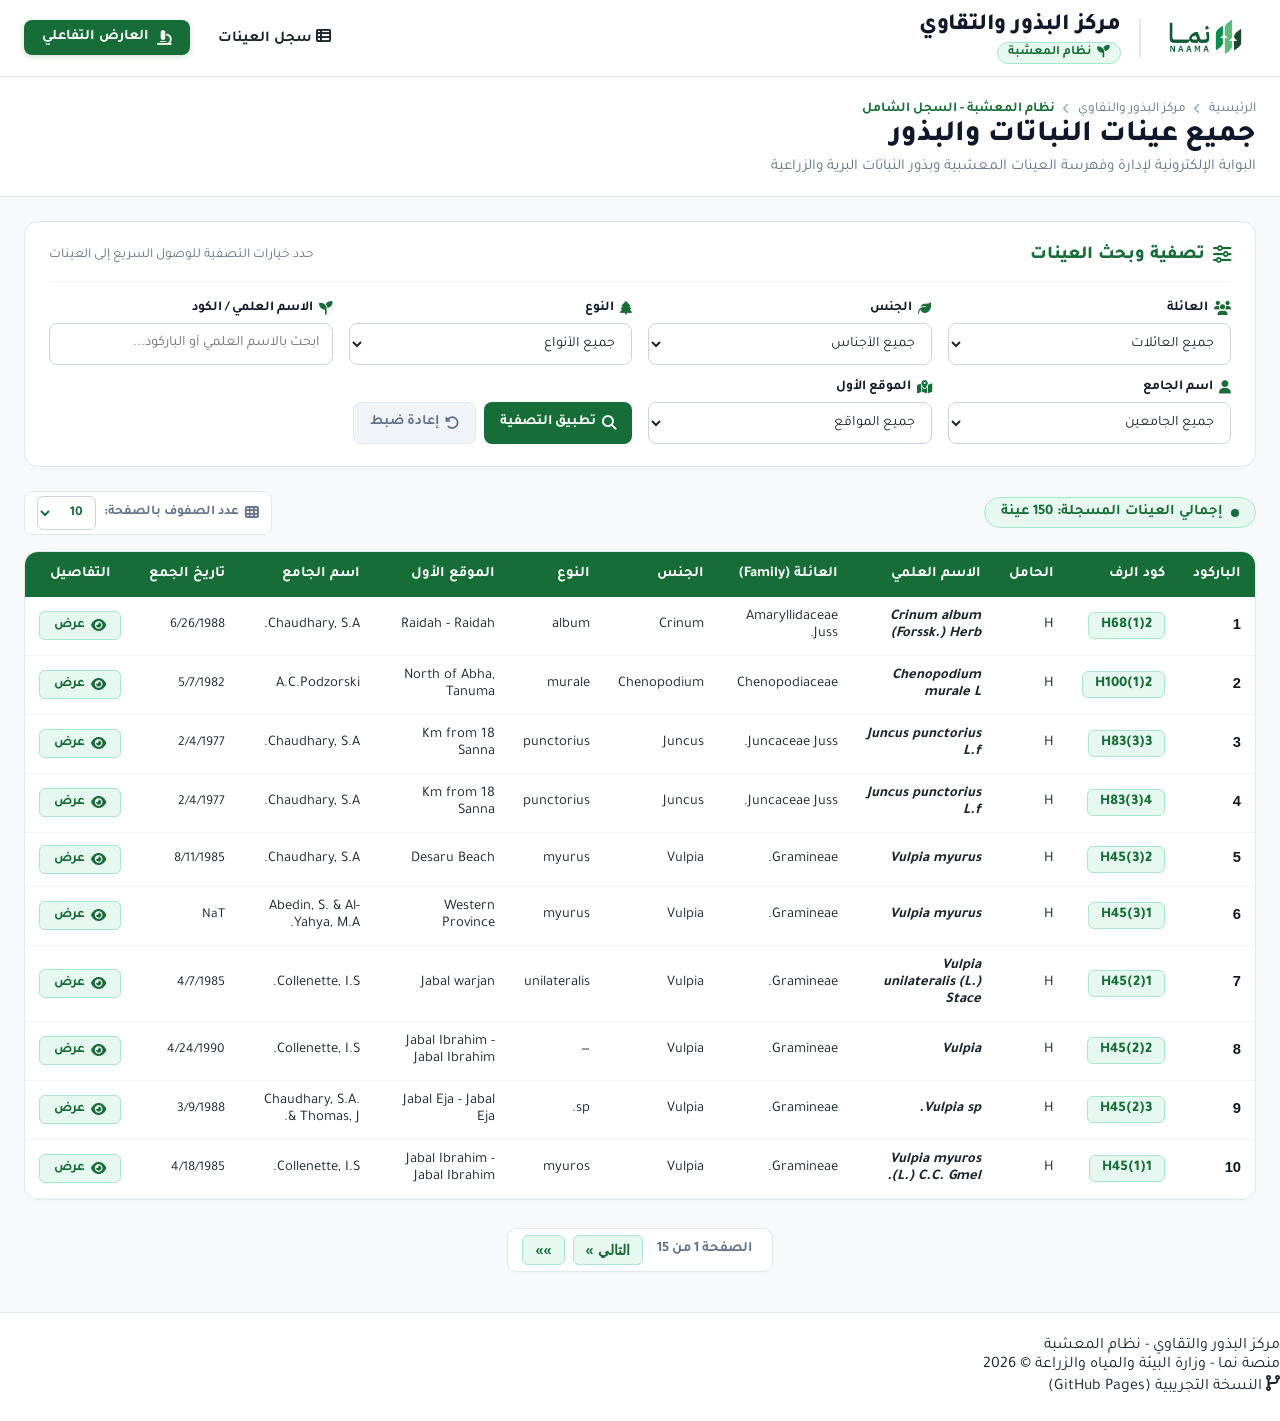
<file: index.html>
<!DOCTYPE html>
<html lang="ar" dir="rtl">
<head>
    <meta charset="utf-8" />
    <meta name="viewport" content="width=device-width, initial-scale=1.0" />
    <title>مركز البذور والتقاوي - نظام المعشبة | السجل الشامل</title>
    
    <!-- Google Fonts: Tajawal & IBM Plex Sans Arabic (خطوط منصة نما الرسمية) -->
    <link rel="preconnect" href="https://fonts.googleapis.com">
    <link rel="preconnect" href="https://fonts.gstatic.com" crossorigin>
    <link href="https://fonts.googleapis.com/css2?family=IBM+Plex+Sans+Arabic:wght@400;500;600;700;800&family=Tajawal:wght@400;500;700;800;900&display=swap" rel="stylesheet">
    
    <!-- FontAwesome 6 -->
    <link rel="stylesheet" href="https://cdnjs.cloudflare.com/ajax/libs/font-awesome/6.5.1/css/all.min.css" />
    
    <!-- Custom Styles (Naama Theme) -->
    <link rel="stylesheet" href="css/site.css" />
</head>
<body>
    <!-- Naama Platform Top Navbar -->
    <header class="naama-navbar">
        <div class="naama-nav-container">
            <!-- Brand Section (Right in RTL) -->
            <div class="naama-brand-wrapper">
                <a href="index.html" class="naama-logo-block" title="منصة نما">
                    <img src="images/naama-logo.png" alt="شعار منصة نما" style="height: 48px; width: auto; display: block;" />
                </a>

                <div class="naama-brand-separator"></div>

                <!-- (مركز البذور والتقاوي) بخط كبير بارز + اسم النظام نظام المعشبة -->
                <div class="center-identity">
                    <h1 class="center-main-title">مركز البذور والتقاوي</h1>
                    <div class="system-name-tag">
                        <i class="fa-solid fa-seedling"></i>
                        <span>نظام المعشبة</span>
                    </div>
                </div>
            </div>

            <!-- Left Actions Menu -->
            <div class="naama-nav-menu">
                <a href="index.html" class="naama-nav-link active">
                    <i class="fa-solid fa-table-list"></i>
                    <span>سجل العينات</span>
                </a>
                <a href="detail.html?shelf=H68(1)2" class="naama-btn-services">
                    <i class="fa-solid fa-microscope"></i>
                    <span>العارض التفاعلي</span>
                </a>
            </div>
        </div>
    </header>

    <!-- Naama Page Header / Breadcrumbs -->
    <div class="naama-page-header">
        <div class="header-breadcrumbs">
            <a href="index.html">الرئيسية</a>
            <i class="fa-solid fa-chevron-left breadcrumb-separator"></i>
            <span>مركز البذور والتقاوي</span>
            <i class="fa-solid fa-chevron-left breadcrumb-separator"></i>
            <span class="active">نظام المعشبة - السجل الشامل</span>
        </div>

        <div class="header-title-row">
            <div>
                <h2 class="naama-page-title">جميع عينات النباتات والبذور</h2>
                <p class="naama-page-subtitle">البوابة الإلكترونية لإدارة وفهرسة العينات المعشبية وبذور النباتات البرية والزراعية</p>
            </div>
        </div>
    </div>

    <div class="main-container">
        <!-- Filter Card (Naama Card Style) -->
        <div class="filter-card">
            <div class="filter-header">
                <div class="filter-title-box">
                    <i class="fa-solid fa-sliders"></i>
                    <span>تصفية وبحث العينات</span>
                </div>
                <span class="filter-subtitle-note">حدد خيارات التصفية للوصول السريع إلى العينات</span>
            </div>

            <form id="filterForm" onsubmit="event.preventDefault(); applyFilters();">
                <div class="filter-grid">
                    <!-- Row 1 -->
                    <div class="filter-item">
                        <label class="filter-label"><i class="fa-solid fa-users"></i> العائلة</label>
                        <select id="filterFamily" class="filter-select">
                            <option value="">جميع العائلات</option>
                        </select>
                    </div>

                    <div class="filter-item">
                        <label class="filter-label"><i class="fa-solid fa-leaf"></i> الجنس</label>
                        <select id="filterGenus" class="filter-select">
                            <option value="">جميع الأجناس</option>
                        </select>
                    </div>

                    <div class="filter-item">
                        <label class="filter-label"><i class="fa-solid fa-tree"></i> النوع</label>
                        <select id="filterSpecies" class="filter-select">
                            <option value="">جميع الأنواع</option>
                        </select>
                    </div>

                    <div class="filter-item">
                        <label class="filter-label"><i class="fa-solid fa-seedling"></i> الاسم العلمي / الكود</label>
                        <input type="text" id="filterScientificName" class="filter-input" placeholder="ابحث بالاسم العلمي أو الباركود..." autocomplete="off" />
                    </div>

                    <!-- Row 2 -->
                    <div class="filter-item">
                        <label class="filter-label"><i class="fa-solid fa-user"></i> اسم الجامع</label>
                        <select id="filterCollector" class="filter-select">
                            <option value="">جميع الجامعين</option>
                        </select>
                    </div>

                    <div class="filter-item">
                        <label class="filter-label"><i class="fa-solid fa-map-location-dot"></i> الموقع الأول</label>
                        <select id="filterLocation1" class="filter-select">
                            <option value="">جميع المواقع</option>
                        </select>
                    </div>

                    <!-- Action Buttons -->
                    <div class="filter-actions">
                        <button type="button" class="btn btn-primary" onclick="applyFilters()">
                            <i class="fa-solid fa-magnifying-glass"></i>
                            تطبيق التصفية
                        </button>
                        <button type="button" class="btn btn-secondary" onclick="resetFilters()">
                            <i class="fa-solid fa-rotate-left"></i>
                            إعادة ضبط
                        </button>
                    </div>
                </div>
            </form>
        </div>

        <!-- Table Toolbar: Naama Style Badge + Rows Controller -->
        <div class="table-toolbar">
            <div class="naama-stats-pill">
                <span class="naama-pill-dot"></span>
                <span>إجمالي العينات المسجلة: <strong id="totalCountDisplay">150</strong> عينة</span>
            </div>

            <div class="page-size-controller">
                <label for="pageSizeSelect" class="page-size-label">
                    <i class="fa-solid fa-table-cells"></i> عدد الصفوف بالصفحة:
                </label>
                <select id="pageSizeSelect" class="page-size-select" onchange="changePageSize(this.value)">
                    <option value="10" selected>10</option>
                    <option value="25">25</option>
                    <option value="50">50</option>
                    <option value="100">100</option>
                </select>
            </div>
        </div>

        <!-- Data Table View (Naama Table Design) -->
        <div class="table-responsive-card">
            <table class="plants-data-table">
                <thead>
                    <tr>
                        <th>الباركود</th>
                        <th>كود الرف</th>
                        <th>الحامل</th>
                        <th>الاسم العلمي</th>
                        <th>العائلة (Family)</th>
                        <th>الجنس</th>
                        <th>النوع</th>
                        <th>الموقع الأول</th>
                        <th>اسم الجامع</th>
                        <th>تاريخ الجمع</th>
                        <th style="width: 100px; text-align: center;">التفاصيل</th>
                    </tr>
                </thead>
                <tbody id="tableBody">
                    <!-- Populated dynamically by JS -->
                </tbody>
            </table>
        </div>

        <!-- Pagination (Naama Style) -->
        <div class="pagination-container" id="paginationContainer">
            <div class="pagination" id="paginationBox">
                <!-- Populated dynamically by JS -->
            </div>
        </div>
    </div>

    <!-- Platform Footer -->
    <footer class="naama-footer">
        <div class="naama-footer-container">
            <div class="footer-col-right">
                <div class="footer-title">مركز البذور والتقاوي - نظام المعشبة</div>
                <div class="footer-subtitle">منصة نما - وزارة البيئة والمياه والزراعة © 2026</div>
            </div>
            <div class="footer-col-left">
                <span class="system-version-tag"><i class="fa-solid fa-code-branch"></i> النسخة التجريبية (GitHub Pages)</span>
            </div>
        </div>
    </footer>

    <!-- Sample Data -->
    <script src="js/plants-data.js"></script>

    <!-- Table Logic -->
    <script>
        const allPlants = window.PLANTS_DATA || [];
        let filteredPlants = [...allPlants];
        let currentPage = 1;
        let pageSize = 10;

        // Elements
        const filterFamily = document.getElementById('filterFamily');
        const filterGenus = document.getElementById('filterGenus');
        const filterSpecies = document.getElementById('filterSpecies');
        const filterScientificName = document.getElementById('filterScientificName');
        const filterCollector = document.getElementById('filterCollector');
        const filterLocation1 = document.getElementById('filterLocation1');
        const tableBody = document.getElementById('tableBody');
        const totalCountDisplay = document.getElementById('totalCountDisplay');
        const paginationBox = document.getElementById('paginationBox');

        // Initialize Filter Dropdowns
        function initDropdowns() {
            populateSelect(filterFamily, allPlants.map(p => p.Family));
            populateSelect(filterGenus, allPlants.map(p => p.Genus));
            populateSelect(filterSpecies, allPlants.map(p => p.Species));
            populateSelect(filterCollector, allPlants.map(p => p.Collector));
            populateSelect(filterLocation1, allPlants.map(p => p.Location1));
        }

        function populateSelect(selectEl, values) {
            const unique = [...new Set(values.filter(v => v && v.trim() !== ''))].sort();
            unique.forEach(val => {
                const opt = document.createElement('option');
                opt.value = val;
                opt.textContent = val;
                selectEl.appendChild(opt);
            });
        }

        // Apply Filters
        function applyFilters() {
            const q = filterScientificName.value.trim().toLowerCase();
            const fam = filterFamily.value;
            const gen = filterGenus.value;
            const sp = filterSpecies.value;
            const col = filterCollector.value;
            const loc = filterLocation1.value;

            filteredPlants = allPlants.filter(p => {
                if (fam && p.Family !== fam) return false;
                if (gen && p.Genus !== gen) return false;
                if (sp && p.Species !== sp) return false;
                if (col && p.Collector !== col) return false;
                if (loc && p.Location1 !== loc) return false;

                if (q) {
                    const matchName = p.Name && p.Name.toLowerCase().includes(q);
                    const matchShelf = p.Shelf && p.Shelf.toLowerCase().includes(q);
                    const matchBarcode = p.Barcode && p.Barcode.toString().includes(q);
                    if (!matchName && !matchShelf && !matchBarcode) return false;
                }
                return true;
            });

            currentPage = 1;
            render();
        }

        function resetFilters() {
            filterFamily.value = '';
            filterGenus.value = '';
            filterSpecies.value = '';
            filterScientificName.value = '';
            filterCollector.value = '';
            filterLocation1.value = '';
            filteredPlants = [...allPlants];
            currentPage = 1;
            render();
        }

        function changePageSize(val) {
            pageSize = parseInt(val, 10);
            currentPage = 1;
            render();
        }

        function goToPage(page) {
            currentPage = page;
            render();
            window.scrollTo({ top: 300, behavior: 'smooth' });
        }

        // Render Table & Pagination
        function render() {
            totalCountDisplay.textContent = filteredPlants.length;

            const totalPages = Math.ceil(filteredPlants.length / pageSize) || 1;
            if (currentPage > totalPages) currentPage = totalPages;

            const startIndex = (currentPage - 1) * pageSize;
            const pageItems = filteredPlants.slice(startIndex, startIndex + pageSize);

            if (pageItems.length === 0) {
                tableBody.innerHTML = `
                    <tr>
                        <td colspan="11" style="text-align: center; padding: 40px; color: var(--naama-text-muted);">
                            <i class="fa-solid fa-box-open" style="font-size: 2rem; display: block; margin-bottom: 8px;"></i>
                            لم يتم العثور على أي نتائج مطابقة لخيارات التصفية المحددة.
                        </td>
                    </tr>
                `;
            } else {
                tableBody.innerHTML = pageItems.map(p => `
                    <tr>
                        <td><strong class="barcode-text">${p.Barcode}</strong></td>
                        <td>
                            <a href="detail.html?shelf=${encodeURIComponent(p.Shelf || '')}" class="badge-code badge-link" title="اضغط لعرض تفاصيل وصور العينة">
                                ${escapeHtml(p.Shelf || '—')}
                            </a>
                        </td>
                        <td>${escapeHtml(p.Rack || '—')}</td>
                        <td class="latin-name">${escapeHtml(p.Name || '—')}</td>
                        <td>${escapeHtml(p.Family || '—')}</td>
                        <td>${escapeHtml(p.Genus || '—')}</td>
                        <td>${escapeHtml(p.Species || '—')}</td>
                        <td>${escapeHtml(p.Location1 || '—')}</td>
                        <td>${escapeHtml(p.Collector || '—')}</td>
                        <td class="date-col">${escapeHtml(p.Date || '—')}</td>
                        <td style="text-align: center;">
                            <a href="detail.html?shelf=${encodeURIComponent(p.Shelf || '')}" class="btn-table-action" title="عرض تفاصيل وصور العينة">
                                <i class="fa-solid fa-eye"></i>
                                <span>عرض</span>
                            </a>
                        </td>
                    </tr>
                `).join('');
            }

            // Pagination
            let pagHtml = '';
            if (currentPage > 1) {
                pagHtml += `<button type="button" class="page-link" onclick="goToPage(1)" title="الصفحة الأولى">&laquo;&laquo;</button>`;
                pagHtml += `<button type="button" class="page-link" onclick="goToPage(${currentPage - 1})">&laquo; السابق</button>`;
            }

            pagHtml += `<span class="page-indicator">الصفحة <strong>${currentPage}</strong> من <strong>${totalPages}</strong></span>`;

            if (currentPage < totalPages) {
                pagHtml += `<button type="button" class="page-link" onclick="goToPage(${currentPage + 1})">التالي &raquo;</button>`;
                pagHtml += `<button type="button" class="page-link" onclick="goToPage(${totalPages})" title="الصفحة الأخيرة">&raquo;&raquo;</button>`;
            }

            paginationBox.innerHTML = pagHtml;
        }

        function escapeHtml(text) {
            return String(text).replace(/&/g, '&amp;').replace(/</g, '&lt;').replace(/>/g, '&gt;').replace(/"/g, '&quot;');
        }

        // Run
        initDropdowns();
        render();
    </script>
</body>
</html>
</file>
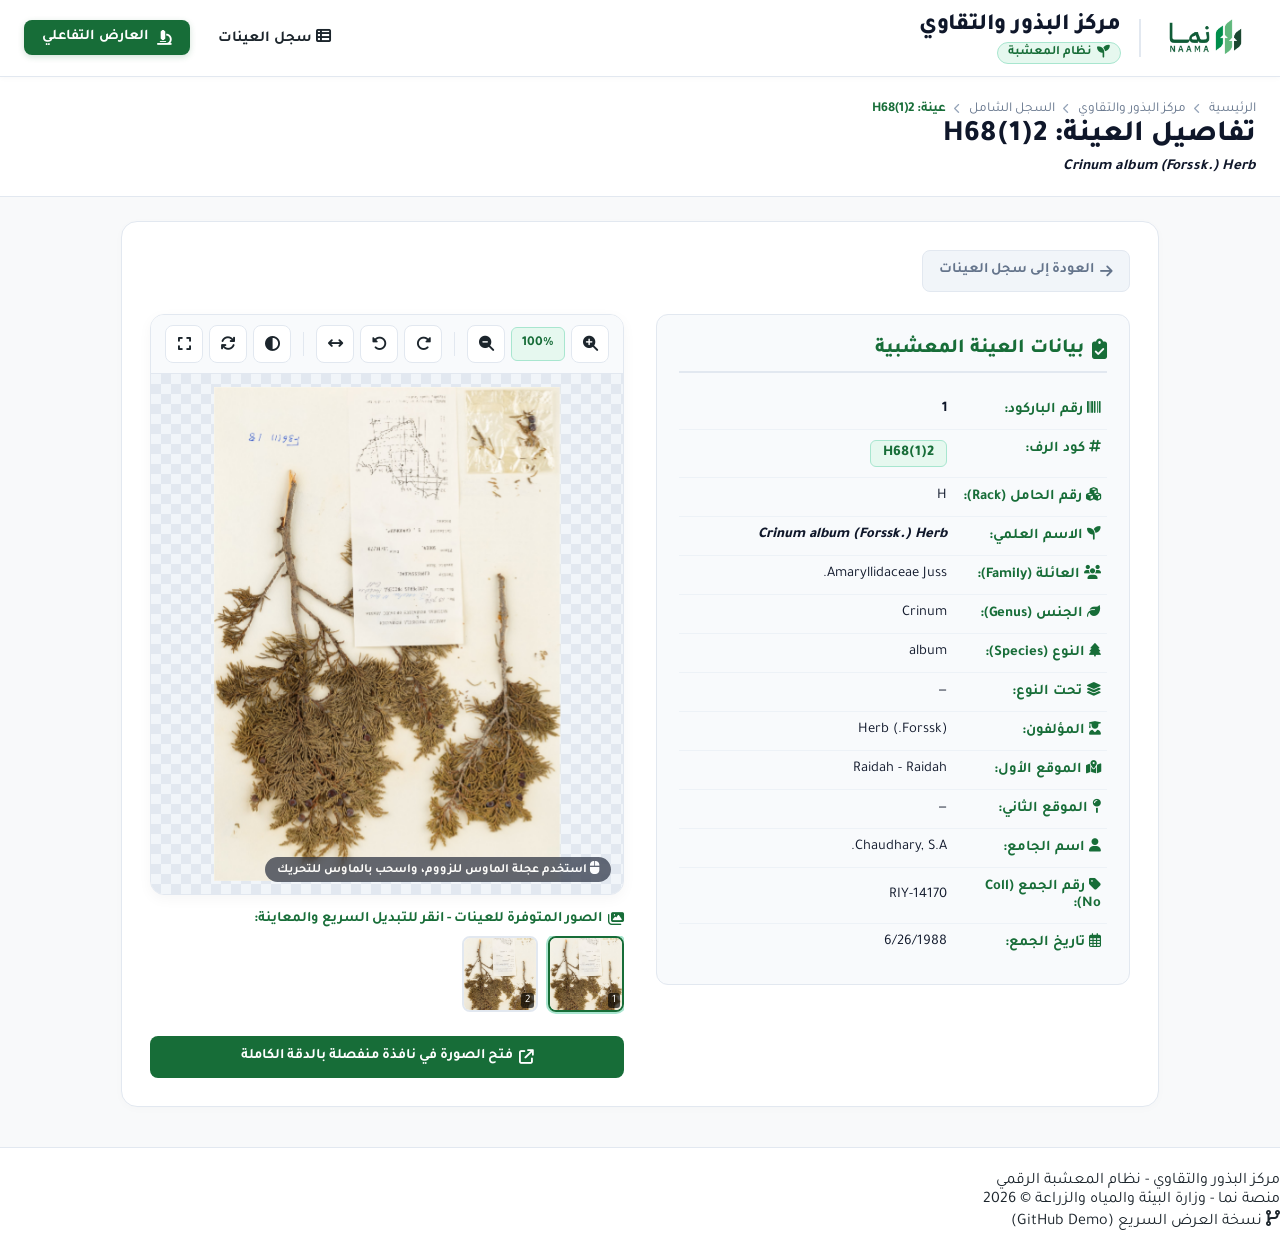
<file: detail.html>
<!DOCTYPE html>
<html lang="ar" dir="rtl">
<head>
    <meta charset="utf-8" />
    <meta name="viewport" content="width=device-width, initial-scale=1.0" />
    <title>مركز البذور والتقاوي - نظام المعشبة | تفاصيل العينة</title>
    
    <!-- Google Fonts: Tajawal & IBM Plex Sans Arabic -->
    <link rel="preconnect" href="https://fonts.googleapis.com">
    <link rel="preconnect" href="https://fonts.gstatic.com" crossorigin>
    <link href="https://fonts.googleapis.com/css2?family=IBM+Plex+Sans+Arabic:wght@400;500;600;700&family=Tajawal:wght@500;700;800;900&display=swap" rel="stylesheet">
    
    <!-- FontAwesome 6 -->
    <link rel="stylesheet" href="https://cdnjs.cloudflare.com/ajax/libs/font-awesome/6.5.1/css/all.min.css" />
    
    <!-- Naama Platform Styles -->
    <link rel="stylesheet" href="css/site.css" />
</head>
<body>
    <!-- Naama Platform Top Navbar -->
    <header class="naama-navbar">
        <div class="naama-nav-container">
            <!-- Brand Section (Right in RTL) -->
            <div class="naama-brand-wrapper">
                <a href="index.html" class="naama-logo-block" title="منصة نما">
                    <img src="images/naama-logo.png" alt="شعار منصة نما" style="height: 48px; width: auto; display: block;" />
                </a>

                <div class="naama-brand-separator"></div>

                <!-- (مركز البذور والتقاوي) بخط كبير بارز + اسم النظام نظام المعشبة -->
                <div class="center-identity">
                    <h1 class="center-main-title">مركز البذور والتقاوي</h1>
                    <div class="system-name-tag">
                        <i class="fa-solid fa-seedling"></i>
                        <span>نظام المعشبة</span>
                    </div>
                </div>
            </div>

            <div class="naama-nav-menu">
                <a href="index.html" class="naama-nav-link">
                    <i class="fa-solid fa-table-list"></i> سجل العينات
                </a>
                <a href="detail.html?shelf=H68(1)2" class="naama-btn-services">
                    <i class="fa-solid fa-microscope"></i> العارض التفاعلي
                </a>
            </div>
        </div>
    </header>

    <!-- Page Header & Breadcrumbs -->
    <div class="naama-page-header">
        <div class="header-breadcrumbs">
            <a href="index.html">الرئيسية</a>
            <i class="fa-solid fa-chevron-left breadcrumb-separator"></i>
            <span>مركز البذور والتقاوي</span>
            <i class="fa-solid fa-chevron-left breadcrumb-separator"></i>
            <a href="index.html">السجل الشامل</a>
            <i class="fa-solid fa-chevron-left breadcrumb-separator"></i>
            <span class="active" id="breadcrumbShelf">عينة: H68(1)2</span>
        </div>

        <div class="header-title-row">
            <div>
                <h2 class="naama-page-title" id="pageTitleShelf">تفاصيل العينة: H68(1)2</h2>
                <p class="naama-page-subtitle latin-name" id="pageSubtitleName">Crinum album (Forssk.) Herb</p>
            </div>
        </div>
    </div>

    <!-- Main Container -->
    <main class="main-container main-content-body">
        <div class="detail-container">
            <!-- Back Link Button -->
            <div style="margin-bottom: 22px;">
                <a href="index.html" class="btn btn-secondary">
                    <i class="fa-solid fa-arrow-right"></i>
                    العودة إلى سجل العينات
                </a>
            </div>

            <div class="detail-grid">
                <!-- Right Side (First in RTL): Specimen Info Table -->
                <div class="info-section">
                    <div class="specimen-card">
                        <h3 class="specimen-title">
                            <i class="fa-solid fa-clipboard-check"></i>
                            <span>بيانات العينة المعشبية</span>
                        </h3>

                        <table class="specimen-table">
                            <tr>
                                <th><i class="fa-solid fa-barcode"></i> رقم الباركود:</th>
                                <td><strong id="valBarcode">1</strong></td>
                            </tr>
                            <tr>
                                <th><i class="fa-solid fa-hashtag"></i> كود الرف:</th>
                                <td><span class="badge-code" id="valShelf">H68(1)2</span></td>
                            </tr>
                            <tr>
                                <th><i class="fa-solid fa-cubes"></i> رقم الحامل (Rack):</th>
                                <td id="valRack">H</td>
                            </tr>
                            <tr>
                                <th><i class="fa-solid fa-seedling"></i> الاسم العلمي:</th>
                                <td class="latin-name-highlight" id="valName">Crinum album (Forssk.) Herb</td>
                            </tr>
                            <tr>
                                <th><i class="fa-solid fa-users"></i> العائلة (Family):</th>
                                <td id="valFamily">Amaryllidaceae Juss.</td>
                            </tr>
                            <tr>
                                <th><i class="fa-solid fa-leaf"></i> الجنس (Genus):</th>
                                <td id="valGenus">Crinum</td>
                            </tr>
                            <tr>
                                <th><i class="fa-solid fa-tree"></i> النوع (Species):</th>
                                <td id="valSpecies">album</td>
                            </tr>
                            <tr id="rowSubspecies">
                                <th><i class="fa-solid fa-layer-group"></i> تحت النوع:</th>
                                <td id="valSubspecies">—</td>
                            </tr>
                            <tr id="rowAuthors">
                                <th><i class="fa-solid fa-user-graduate"></i> المؤلفون:</th>
                                <td id="valAuthors">(Forssk.) Herb</td>
                            </tr>
                            <tr>
                                <th><i class="fa-solid fa-map-location-dot"></i> الموقع الأول:</th>
                                <td id="valLocation1">Raidah - Raidah</td>
                            </tr>
                            <tr id="rowLocation2">
                                <th><i class="fa-solid fa-map-pin"></i> الموقع الثاني:</th>
                                <td id="valLocation2">—</td>
                            </tr>
                            <tr>
                                <th><i class="fa-solid fa-user"></i> اسم الجامع:</th>
                                <td id="valCollector">Chaudhary, S.A.</td>
                            </tr>
                            <tr id="rowCollNumber">
                                <th><i class="fa-solid fa-tag"></i> رقم الجمع (Coll No):</th>
                                <td id="valCollNumber">14170-RIY</td>
                            </tr>
                            <tr>
                                <th><i class="fa-regular fa-calendar-days"></i> تاريخ الجمع:</th>
                                <td id="valDate">6/26/1988</td>
                            </tr>
                        </table>
                    </div>
                </div>

                <!-- Left Side (Second in RTL): Multi-Image Gallery with Interactive Herbarium Viewer -->
                <div class="gallery-section">
                    <div class="viewer-card">
                        <!-- Interactive Inspection Toolbar -->
                        <div class="viewer-toolbar">
                            <div class="toolbar-group">
                                <button type="button" class="toolbar-btn" id="btnZoomIn" title="تكبير (Zoom In)">
                                    <i class="fa-solid fa-magnifying-glass-plus"></i>
                                </button>
                                <span class="zoom-level-badge" id="zoomLevelDisplay">100%</span>
                                <button type="button" class="toolbar-btn" id="btnZoomOut" title="تصغير (Zoom Out)">
                                    <i class="fa-solid fa-magnifying-glass-minus"></i>
                                </button>
                            </div>

                            <div class="toolbar-divider"></div>

                            <div class="toolbar-group">
                                <button type="button" class="toolbar-btn" id="btnRotateRight" title="تدوير لليمين 90°">
                                    <i class="fa-solid fa-rotate-right"></i>
                                </button>
                                <button type="button" class="toolbar-btn" id="btnRotateLeft" title="تدوير لليسار 90°">
                                    <i class="fa-solid fa-rotate-left"></i>
                                </button>
                                <button type="button" class="toolbar-btn" id="btnFlipH" title="قلب أفقي">
                                    <i class="fa-solid fa-arrows-left-right"></i>
                                </button>
                            </div>

                            <div class="toolbar-divider"></div>

                            <div class="toolbar-group">
                                <button type="button" class="toolbar-btn" id="btnInvert" title="عكس الألوان (فحص عروق وشعيرات النبات)">
                                    <i class="fa-solid fa-circle-half-stroke"></i>
                                </button>
                                <button type="button" class="toolbar-btn" id="btnReset" title="إعادة الضبط للوضع الافتراضي">
                                    <i class="fa-solid fa-arrows-rotate"></i>
                                </button>
                                <button type="button" class="toolbar-btn" id="btnFullscreen" title="عرض بملء الشاشة">
                                    <i class="fa-solid fa-expand"></i>
                                </button>
                            </div>
                        </div>

                        <!-- Main Interactive Image Viewport -->
                        <div class="main-image-wrapper" id="imageViewport">
                            <img id="mainDisplayImage" 
                                 src="images/specimens/H68(1)2.jpg" 
                                 alt="عينة نباتية" 
                                 class="main-specimen-img interactive-img" 
                                 draggable="false" />

                            <!-- Quick Hint Overlay -->
                            <div class="viewer-hint">
                                <i class="fa-solid fa-mouse"></i> استخدم عجلة الماوس للزووم، واسحب بالماوس للتحريك
                            </div>
                        </div>
                    </div>

                    <!-- Multiple Images Thumbnails Strip -->
                    <div class="thumbnails-strip-title">
                        <i class="fa-solid fa-images"></i>
                        <span>الصور المتوفرة للعينات - انقر للتبديل السريع والمعاينة:</span>
                    </div>
                    <div class="thumbnails-strip" id="thumbnailsStrip">
                        <div class="thumb-item active" onclick="switchImage('images/specimens/H68(1)2.jpg', this)">
                            <img src="images/specimens/H68(1)2.jpg" alt="عينة 1" />
                            <span class="thumb-badge">1</span>
                        </div>
                        <div class="thumb-item" onclick="switchImage('images/specimens/H100(1)2.jpg', this)">
                            <img src="images/specimens/H100(1)2.jpg" alt="عينة 2" />
                            <span class="thumb-badge">2</span>
                        </div>
                    </div>

                    <div class="image-actions">
                        <a id="btnDownloadOriginal" 
                           href="images/specimens/H68(1)2.jpg" 
                           target="_blank" 
                           class="btn btn-primary" 
                           style="width: 100%;">
                            <i class="fa-solid fa-arrow-up-right-from-square"></i>
                            فتح الصورة في نافذة منفصلة بالدقة الكاملة
                        </a>
                    </div>
                </div>
            </div>
        </div>
    </main>

    <!-- Platform Footer -->
    <footer class="naama-footer">
        <div class="naama-footer-container">
            <div class="footer-col-right">
                <div class="footer-title">مركز البذور والتقاوي - نظام المعشبة الرقمي</div>
                <div class="footer-subtitle">منصة نما - وزارة البيئة والمياه والزراعة © 2026</div>
            </div>
            <div class="footer-col-left">
                <span class="system-version-tag"><i class="fa-solid fa-code-branch"></i> نسخة العرض السريع (GitHub Demo)</span>
            </div>
        </div>
    </footer>

    <!-- Load Sample Data & Interactive Viewer Logic -->
    <script src="js/plants-data.js"></script>
    <script>
        // Read URL param: ?shelf=...
        const urlParams = new URLSearchParams(window.location.search);
        const requestedShelf = urlParams.get('shelf') || 'H68(1)2';

        const allData = window.PLANTS_DATA || [];
        const currentPlant = allData.find(p => p.Shelf === requestedShelf) || allData[0] || {};

        // Bind Data
        if (currentPlant) {
            const shelfStr = currentPlant.Shelf || '—';
            const nameStr = currentPlant.Name || '—';
            document.title = `تفاصيل العينة ${shelfStr} - ${nameStr} | مركز البذور والتقاوي`;
            document.getElementById('breadcrumbShelf').textContent = `عينة: ${shelfStr}`;
            document.getElementById('pageTitleShelf').textContent = `تفاصيل العينة: ${shelfStr}`;
            document.getElementById('pageSubtitleName').textContent = nameStr;

            document.getElementById('valBarcode').textContent = currentPlant.Barcode || '—';
            document.getElementById('valShelf').textContent = shelfStr;
            document.getElementById('valRack').textContent = currentPlant.Rack || '—';
            document.getElementById('valName').textContent = nameStr;
            document.getElementById('valFamily').textContent = currentPlant.Family || '—';
            document.getElementById('valGenus').textContent = currentPlant.Genus || '—';
            document.getElementById('valSpecies').textContent = currentPlant.Species || '—';
            document.getElementById('valSubspecies').textContent = currentPlant.Subspecies || '—';
            document.getElementById('valAuthors').textContent = currentPlant.Authors || '—';
            document.getElementById('valLocation1').textContent = currentPlant.Location1 || '—';
            document.getElementById('valLocation2').textContent = currentPlant.Location2 || '—';
            document.getElementById('valCollector').textContent = currentPlant.Collector || '—';
            document.getElementById('valCollNumber').textContent = currentPlant.CollNumber || '—';
            document.getElementById('valDate').textContent = currentPlant.Date || '—';

            // Select image based on plant
            if (shelfStr.includes('H100')) {
                switchImage('images/specimens/H100(1)2.jpg', document.querySelectorAll('.thumb-item')[1]);
            }
        }

        // ==========================================
        // Interactive Herbarium Specimen Viewer
        // ==========================================
        let currentScale = 1.0;
        let currentRotation = 0;
        let flipH = 1;
        let isInverted = false;
        let translateX = 0;
        let translateY = 0;
        let isDragging = false;
        let startX = 0;
        let startY = 0;

        const img = document.getElementById('mainDisplayImage');
        const viewport = document.getElementById('imageViewport');
        const zoomBadge = document.getElementById('zoomLevelDisplay');
        const viewerCard = document.querySelector('.viewer-card');
        const btnOrig = document.getElementById('btnDownloadOriginal');

        function applyTransforms() {
            if (!img) return;
            img.style.transform = `translate(${translateX}px, ${translateY}px) rotate(${currentRotation}deg) scale(${currentScale * flipH}, ${currentScale})`;
            img.style.filter = isInverted ? 'invert(1) contrast(1.15) brightness(1.1)' : 'none';
            if (zoomBadge) {
                zoomBadge.textContent = `${Math.round(currentScale * 100)}%`;
            }
        }

        function resetView() {
            currentScale = 1.0;
            currentRotation = 0;
            flipH = 1;
            isInverted = false;
            translateX = 0;
            translateY = 0;
            applyTransforms();
        }

        function zoomIn() {
            if (currentScale < 8.0) {
                currentScale = Math.min(8.0, Number((currentScale * 1.25).toFixed(2)));
                applyTransforms();
            }
        }

        function zoomOut() {
            if (currentScale > 0.4) {
                currentScale = Math.max(0.4, Number((currentScale / 1.25).toFixed(2)));
                applyTransforms();
            }
        }

        function rotateRight() {
            currentRotation = (currentRotation + 90) % 360;
            applyTransforms();
        }

        function rotateLeft() {
            currentRotation = (currentRotation - 90) % 360;
            applyTransforms();
        }

        function toggleFlipH() {
            flipH = flipH === 1 ? -1 : 1;
            applyTransforms();
        }

        function toggleInvert() {
            isInverted = !isInverted;
            applyTransforms();
        }

        function toggleFullscreen() {
            const target = viewerCard || viewport;
            if (!document.fullscreenElement) {
                if (target.requestFullscreen) {
                    target.requestFullscreen();
                } else if (target.webkitRequestFullscreen) {
                    target.webkitRequestFullscreen();
                }
            } else {
                if (document.exitFullscreen) {
                    document.exitFullscreen();
                }
            }
        }

        // Event listeners
        document.getElementById('btnZoomIn')?.addEventListener('click', zoomIn);
        document.getElementById('btnZoomOut')?.addEventListener('click', zoomOut);
        document.getElementById('btnRotateRight')?.addEventListener('click', rotateRight);
        document.getElementById('btnRotateLeft')?.addEventListener('click', rotateLeft);
        document.getElementById('btnFlipH')?.addEventListener('click', toggleFlipH);
        document.getElementById('btnInvert')?.addEventListener('click', toggleInvert);
        document.getElementById('btnReset')?.addEventListener('click', resetView);
        document.getElementById('btnFullscreen')?.addEventListener('click', toggleFullscreen);

        // Wheel Zoom
        if (viewport) {
            viewport.addEventListener('wheel', function (e) {
                e.preventDefault();
                const delta = e.deltaY > 0 ? 0.85 : 1.15;
                const newScale = currentScale * delta;
                if (newScale >= 0.4 && newScale <= 8.0) {
                    currentScale = Number(newScale.toFixed(2));
                    applyTransforms();
                }
            }, { passive: false });

            // Drag / Pan
            viewport.addEventListener('mousedown', function (e) {
                if (e.button !== 0) return;
                isDragging = true;
                startX = e.clientX - translateX;
                startY = e.clientY - translateY;
                viewport.style.cursor = 'grabbing';
            });

            window.addEventListener('mousemove', function (e) {
                if (!isDragging) return;
                translateX = e.clientX - startX;
                translateY = e.clientY - startY;
                applyTransforms();
            });

            window.addEventListener('mouseup', function () {
                if (isDragging) {
                    isDragging = false;
                    if (viewport) viewport.style.cursor = 'grab';
                }
            });

            // Double Click
            viewport.addEventListener('dblclick', function () {
                if (currentScale > 1.05) {
                    resetView();
                } else {
                    currentScale = 2.0;
                    applyTransforms();
                }
            });
        }

        // Switch Image
        window.switchImage = function(imageUrl, element) {
            if (img) {
                img.src = imageUrl;
                resetView();
            }
            if (btnOrig) {
                btnOrig.href = imageUrl;
            }

            document.querySelectorAll('.thumb-item').forEach(el => el.classList.remove('active'));
            if (element) {
                element.classList.add('active');
            }
        };
    </script>
</body>
</html>
</file>
<file: css/site.css>
/* ========================================================
   هوية وتصميم منصة نما (Naama Design System)
   مركز البذور والتقاوي - نظام المعشبة
   ======================================================== */

:root {
    /* Naama Colors */
    --naama-primary: #176D38;
    --naama-primary-hover: #11552B;
    --naama-primary-dark: #0D4121;
    --naama-mint: #E6F8EF;
    --naama-mint-border: #A8E6CF;
    --naama-mint-hover: #D7F3E5;
    
    --naama-bg: #F8F9FA;
    --naama-card-bg: #FFFFFF;
    --naama-border: #E2E8F0;
    --naama-border-light: #F1F5F9;
    
    --naama-text-main: #1C252C;
    --naama-text-muted: #64748B;
    --naama-text-dark: #0F172A;
    
    /* Font */
    --naama-font: 'Tajawal', 'IBM Plex Sans Arabic', -apple-system, BlinkMacSystemFont, "Segoe UI", Roboto, sans-serif;
}

* {
    box-sizing: border-box;
    margin: 0;
    padding: 0;
}

body {
    font-family: var(--naama-font);
    background-color: var(--naama-bg);
    color: var(--naama-text-main);
    direction: rtl;
    min-height: 100vh;
    display: flex;
    flex-direction: column;
    -webkit-font-smoothing: antialiased;
}

/* ==========================================
   Naama Top Navbar
   ========================================== */
.naama-navbar {
    background-color: #FFFFFF;
    border-bottom: 1px solid var(--naama-border);
    padding: 12px 0;
    box-shadow: 0 1px 6px rgba(0, 0, 0, 0.03);
    position: sticky;
    top: 0;
    z-index: 100;
}

.naama-nav-container {
    max-width: 1360px;
    margin: 0 auto;
    padding: 0 24px;
    display: flex;
    justify-content: space-between;
    align-items: center;
}

/* Brand Group: Logo + Center Name + System Name */
.naama-brand-wrapper {
    display: flex;
    align-items: center;
    gap: 18px;
}

.naama-logo-block {
    display: flex;
    align-items: center;
    gap: 10px;
    text-decoration: none;
    transition: opacity 0.2s;
}

.naama-logo-block img {
    height: 46px;
    width: auto;
    object-fit: contain;
    display: block;
}

.naama-logo-block:hover {
    opacity: 0.9;
}

/* Naama Iconic Green Emblem */
.naama-symbol {
    width: 44px;
    height: 44px;
    background: linear-gradient(135deg, #176D38 0%, #1e8748 100%);
    border-radius: 12px;
    display: flex;
    align-items: center;
    justify-content: center;
    color: #FFFFFF;
    font-size: 1.3rem;
    box-shadow: 0 3px 8px rgba(23, 109, 56, 0.25);
}

.naama-letters {
    display: flex;
    flex-direction: column;
    line-height: 1.1;
}

.naama-arabic {
    font-family: 'Tajawal', sans-serif;
    font-size: 1.6rem;
    font-weight: 900;
    color: var(--naama-primary);
    letter-spacing: 0.5px;
}

.naama-english {
    font-family: 'Roboto', sans-serif;
    font-size: 0.65rem;
    font-weight: 800;
    color: var(--naama-primary);
    letter-spacing: 2px;
}

.naama-brand-separator {
    width: 2px;
    height: 38px;
    background-color: var(--naama-border);
}

/* Center Name & System Name */
.center-identity {
    display: flex;
    flex-direction: column;
    gap: 2px;
}

.center-main-title {
    font-family: 'Tajawal', sans-serif;
    font-size: 1.45rem;
    font-weight: 800;
    color: var(--naama-text-dark);
    line-height: 1.2;
    letter-spacing: -0.2px;
}

.system-name-tag {
    display: inline-flex;
    align-items: center;
    gap: 6px;
    background-color: var(--naama-mint);
    border: 1px solid var(--naama-mint-border);
    color: var(--naama-primary);
    font-size: 0.8rem;
    font-weight: 700;
    padding: 2px 10px;
    border-radius: 20px;
    width: fit-content;
}

.system-name-tag i {
    font-size: 0.8rem;
}

/* Nav Menu Items */
.naama-nav-menu {
    display: flex;
    align-items: center;
    gap: 14px;
}

.naama-nav-link {
    text-decoration: none;
    color: var(--naama-text-main);
    font-weight: 700;
    font-size: 0.95rem;
    padding: 8px 14px;
    border-radius: 8px;
    transition: all 0.2s;
}

.naama-nav-link:hover {
    color: var(--naama-primary);
    background-color: #F1F5F9;
}

.naama-btn-services {
    display: inline-flex;
    align-items: center;
    gap: 8px;
    background-color: var(--naama-primary);
    color: #FFFFFF;
    text-decoration: none;
    font-weight: 700;
    font-size: 0.92rem;
    padding: 9px 18px;
    border-radius: 8px;
    box-shadow: 0 2px 6px rgba(23, 109, 56, 0.2);
    transition: all 0.2s;
}

.naama-btn-services:hover {
    background-color: var(--naama-primary-hover);
    color: #FFFFFF;
    box-shadow: 0 4px 10px rgba(23, 109, 56, 0.3);
}

/* ==========================================
   Page Header & Breadcrumbs
   ========================================== */
.naama-page-header {
    background-color: #FFFFFF;
    border-bottom: 1px solid var(--naama-border);
    padding: 24px 0 20px;
    margin-bottom: 24px;
}

.naama-page-header > div,
.main-container {
    max-width: 1360px;
    margin: 0 auto;
    padding: 0 24px;
}

.header-breadcrumbs {
    display: flex;
    align-items: center;
    gap: 8px;
    font-size: 0.85rem;
    color: var(--naama-text-muted);
    margin-bottom: 10px;
}

.header-breadcrumbs a {
    color: var(--naama-text-muted);
    text-decoration: none;
    transition: color 0.2s;
}

.header-breadcrumbs a:hover {
    color: var(--naama-primary);
}

.breadcrumb-separator {
    font-size: 0.65rem;
    color: #94A3B8;
}

.header-breadcrumbs .active {
    color: var(--naama-primary);
    font-weight: 700;
}

.naama-page-title {
    font-family: 'Tajawal', sans-serif;
    font-size: 1.85rem;
    font-weight: 800;
    color: var(--naama-text-dark);
    margin-bottom: 4px;
}

.naama-page-subtitle {
    font-size: 0.95rem;
    color: var(--naama-text-muted);
}

/* Main Body */
.main-content-body {
    flex: 1;
}

/* ==========================================
   Filter Card (Naama Clean Card Style)
   ========================================== */
.filter-card {
    background-color: var(--naama-card-bg);
    border: 1px solid var(--naama-border);
    border-radius: 14px;
    padding: 22px 24px;
    margin-bottom: 24px;
    box-shadow: 0 2px 10px rgba(0, 0, 0, 0.02);
}

.filter-header {
    display: flex;
    justify-content: space-between;
    align-items: center;
    border-bottom: 1px solid var(--naama-border-light);
    padding-bottom: 14px;
    margin-bottom: 18px;
    flex-wrap: wrap;
    gap: 8px;
}

.filter-title-box {
    display: flex;
    align-items: center;
    gap: 8px;
    color: var(--naama-primary);
    font-size: 1.15rem;
    font-weight: 800;
}

.filter-subtitle-note {
    font-size: 0.85rem;
    color: var(--naama-text-muted);
}

.filter-grid {
    display: grid;
    grid-template-columns: repeat(4, 1fr);
    gap: 14px 16px;
    align-items: flex-end;
}

.filter-item {
    display: flex;
    flex-direction: column;
    gap: 6px;
}

.filter-label {
    font-size: 0.85rem;
    font-weight: 700;
    color: var(--naama-text-dark);
    display: flex;
    align-items: center;
    gap: 6px;
}

.filter-label i {
    color: var(--naama-primary);
    font-size: 0.85rem;
}

.filter-input,
.filter-select {
    height: 42px;
    padding: 6px 12px;
    border: 1px solid #CBD5E1;
    border-radius: 8px;
    font-family: var(--naama-font);
    font-size: 0.9rem;
    background-color: #FFFFFF;
    color: var(--naama-text-main);
    transition: all 0.2s;
    width: 100%;
}

.filter-input:focus,
.filter-select:focus {
    outline: none;
    border-color: var(--naama-primary);
    box-shadow: 0 0 0 3px rgba(23, 109, 56, 0.15);
}

.filter-actions {
    display: flex;
    gap: 8px;
    align-items: center;
}

.btn {
    display: inline-flex;
    align-items: center;
    justify-content: center;
    gap: 6px;
    padding: 8px 16px;
    border-radius: 8px;
    font-family: var(--naama-font);
    font-weight: 700;
    font-size: 0.9rem;
    cursor: pointer;
    border: none;
    text-decoration: none;
    transition: all 0.2s ease;
    height: 42px;
}

.btn-primary {
    background-color: var(--naama-primary);
    color: #FFFFFF;
}

.btn-primary:hover {
    background-color: var(--naama-primary-hover);
    color: #FFFFFF;
    box-shadow: 0 2px 8px rgba(23, 109, 56, 0.25);
}

.btn-secondary {
    background-color: #F1F5F9;
    color: var(--naama-text-muted);
    border: 1px solid #E2E8F0;
}

.btn-secondary:hover {
    background-color: #E2E8F0;
    color: var(--naama-text-dark);
}

/* ==========================================
   Table Toolbar (Naama Badge & Rows Dropdown)
   ========================================== */
.table-toolbar {
    display: flex;
    justify-content: space-between;
    align-items: center;
    margin-bottom: 16px;
    flex-wrap: wrap;
    gap: 12px;
}

/* Naama Mint Badge */
.naama-stats-pill {
    display: inline-flex;
    align-items: center;
    gap: 8px;
    background-color: var(--naama-mint);
    border: 1px solid var(--naama-mint-border);
    color: var(--naama-primary);
    font-weight: 700;
    font-size: 0.92rem;
    padding: 6px 16px;
    border-radius: 30px;
}

.naama-pill-dot {
    width: 8px;
    height: 8px;
    background-color: var(--naama-primary);
    border-radius: 50%;
}

.page-size-controller {
    display: inline-flex;
    align-items: center;
    gap: 8px;
    background-color: #FFFFFF;
    border: 1px solid var(--naama-border);
    padding: 4px 12px;
    border-radius: 8px;
}

.page-size-label {
    font-size: 0.85rem;
    font-weight: 700;
    color: var(--naama-text-muted);
    display: flex;
    align-items: center;
    gap: 6px;
}

.page-size-select {
    height: 34px;
    padding: 2px 8px;
    border: 1px solid #CBD5E1;
    border-radius: 6px;
    font-family: var(--naama-font);
    font-size: 0.85rem;
    font-weight: 700;
    color: var(--naama-primary);
    background-color: #FFFFFF;
    cursor: pointer;
    outline: none;
}

.page-size-select:focus {
    border-color: var(--naama-primary);
}

/* ==========================================
   Data Table (Naama Clean Table)
   ========================================== */
.table-responsive-card {
    background-color: var(--naama-card-bg);
    border: 1px solid var(--naama-border);
    border-radius: 14px;
    box-shadow: 0 2px 10px rgba(0, 0, 0, 0.02);
    overflow-x: auto;
    margin-bottom: 28px;
}

.plants-data-table {
    width: 100%;
    border-collapse: collapse;
    font-size: 0.92rem;
    text-align: right;
    min-width: 950px;
}

.plants-data-table thead {
    background-color: var(--naama-primary);
    color: #FFFFFF;
}

.plants-data-table th {
    font-weight: 700;
    padding: 14px 14px;
    white-space: nowrap;
    font-size: 0.92rem;
    border: none;
}

.plants-data-table tbody tr {
    border-bottom: 1px solid var(--naama-border-light);
    transition: background-color 0.15s ease;
}

.plants-data-table tbody tr:hover {
    background-color: #F8FDF9;
}

.plants-data-table td {
    padding: 12px 14px;
    vertical-align: middle;
    color: var(--naama-text-main);
}

.barcode-text {
    color: var(--naama-text-dark);
    font-family: 'Roboto', sans-serif;
    font-weight: 700;
}

.badge-code {
    background-color: var(--naama-mint);
    border: 1px solid var(--naama-mint-border);
    color: var(--naama-primary);
    font-weight: 800;
    padding: 4px 12px;
    border-radius: 6px;
    display: inline-block;
    transition: all 0.2s;
}

.badge-link {
    text-decoration: none;
    cursor: pointer;
}

.badge-link:hover {
    background-color: var(--naama-primary);
    color: #FFFFFF;
    box-shadow: 0 2px 6px rgba(23, 109, 56, 0.3);
}

.latin-name {
    font-style: italic;
    font-weight: 600;
    color: var(--naama-text-dark);
}

.latin-name-highlight {
    font-style: italic;
    font-weight: 800;
    color: var(--naama-primary);
    font-size: 1.05rem;
}

.date-col {
    direction: ltr;
    text-align: right;
    font-size: 0.85rem;
    color: var(--naama-text-muted);
}

.btn-table-action {
    display: inline-flex;
    align-items: center;
    gap: 6px;
    padding: 5px 14px;
    background-color: var(--naama-mint);
    color: var(--naama-primary);
    border: 1px solid var(--naama-mint-border);
    border-radius: 6px;
    text-decoration: none;
    font-weight: 700;
    font-size: 0.85rem;
    transition: all 0.2s;
}

.btn-table-action:hover {
    background-color: var(--naama-primary);
    color: #FFFFFF;
}

/* ==========================================
   Pagination (Naama Style)
   ========================================== */
.pagination-container {
    display: flex;
    justify-content: center;
    margin-bottom: 40px;
}

.pagination {
    display: flex;
    align-items: center;
    gap: 8px;
    background-color: #FFFFFF;
    padding: 6px 14px;
    border-radius: 10px;
    border: 1px solid var(--naama-border);
    box-shadow: 0 1px 4px rgba(0,0,0,0.03);
}

.page-link {
    text-decoration: none;
    color: var(--naama-primary);
    font-weight: 700;
    font-size: 0.9rem;
    padding: 6px 12px;
    border-radius: 6px;
    background-color: var(--naama-mint);
    border: 1px solid var(--naama-mint-border);
    transition: all 0.2s;
}

.page-link:hover {
    background-color: var(--naama-primary);
    color: #FFFFFF;
}

.page-indicator {
    font-size: 0.9rem;
    font-weight: 700;
    color: var(--naama-text-muted);
    padding: 0 6px;
}

/* ==========================================
   Detail Page Styles
   ========================================== */
.detail-container {
    background-color: var(--naama-card-bg);
    border: 1px solid var(--naama-border);
    border-radius: 16px;
    padding: 28px;
    box-shadow: 0 2px 10px rgba(0,0,0,0.02);
    margin-bottom: 40px;
}

.detail-grid {
    display: grid;
    grid-template-columns: 1fr 1fr;
    gap: 32px;
    align-items: flex-start;
}

.specimen-card {
    background-color: #F8FAFC;
    border: 1px solid var(--naama-border);
    border-radius: 12px;
    padding: 22px;
}

.specimen-title {
    font-size: 1.25rem;
    font-weight: 800;
    color: var(--naama-primary);
    margin-bottom: 18px;
    display: flex;
    align-items: center;
    gap: 8px;
    border-bottom: 2px solid var(--naama-border);
    padding-bottom: 10px;
}

.specimen-table {
    width: 100%;
    border-collapse: collapse;
}

.specimen-table tr {
    border-bottom: 1px solid #EDF2F7;
}

.specimen-table tr:last-child {
    border-bottom: none;
}

.specimen-table th {
    color: var(--naama-primary);
    font-weight: 700;
    padding: 10px 6px;
    text-align: right;
    width: 36%;
    font-size: 0.92rem;
    vertical-align: top;
}

.specimen-table th i {
    font-size: 0.85rem;
}

.specimen-table td {
    padding: 10px 6px;
    color: var(--naama-text-dark);
    font-size: 0.92rem;
    text-align: right;
}

/* ==========================================
   Interactive Herbarium Specimen Viewer
   ========================================== */
.viewer-card {
    background-color: #FFFFFF;
    border: 1px solid var(--naama-border);
    border-radius: 14px;
    overflow: hidden;
    margin-bottom: 16px;
    box-shadow: 0 4px 14px rgba(0, 0, 0, 0.04);
}

.viewer-card:fullscreen {
    background-color: #1A1D20;
    padding: 16px;
    display: flex;
    flex-direction: column;
}

.viewer-card:-webkit-full-screen {
    background-color: #1A1D20;
    padding: 16px;
    display: flex;
    flex-direction: column;
}

.viewer-toolbar {
    display: flex;
    align-items: center;
    justify-content: center;
    gap: 8px;
    padding: 10px 14px;
    background-color: #F8FAFC;
    border-bottom: 1px solid var(--naama-border);
    flex-wrap: wrap;
    user-select: none;
}

.viewer-card:fullscreen .viewer-toolbar {
    background-color: #262B30;
    border-bottom-color: #3B424A;
    border-radius: 8px;
    margin-bottom: 10px;
}

.toolbar-group {
    display: inline-flex;
    align-items: center;
    gap: 6px;
}

.toolbar-divider {
    width: 1px;
    height: 24px;
    background-color: var(--naama-border);
    margin: 0 4px;
}

.viewer-card:fullscreen .toolbar-divider {
    background-color: #4A5568;
}

.toolbar-btn {
    display: inline-flex;
    align-items: center;
    justify-content: center;
    width: 38px;
    height: 38px;
    border-radius: 8px;
    border: 1px solid var(--naama-border);
    background-color: #FFFFFF;
    color: var(--naama-text-main);
    font-size: 0.95rem;
    cursor: pointer;
    transition: all 0.2s;
}

.toolbar-btn:hover {
    background-color: var(--naama-mint);
    border-color: var(--naama-mint-border);
    color: var(--naama-primary);
    transform: translateY(-1px);
}

.toolbar-btn:active {
    transform: translateY(0);
}

.viewer-card:fullscreen .toolbar-btn {
    background-color: #32383E;
    border-color: #4A5568;
    color: #E2E8F0;
}

.viewer-card:fullscreen .toolbar-btn:hover {
    background-color: var(--naama-primary);
    border-color: var(--naama-primary);
    color: #FFFFFF;
}

.zoom-level-badge {
    display: inline-flex;
    align-items: center;
    justify-content: center;
    min-width: 54px;
    height: 34px;
    padding: 0 8px;
    font-size: 0.85rem;
    font-weight: 700;
    color: var(--naama-primary);
    background-color: var(--naama-mint);
    border: 1px solid var(--naama-mint-border);
    border-radius: 6px;
    user-select: none;
}

.viewer-card:fullscreen .zoom-level-badge {
    background-color: #176D38;
    border-color: #176D38;
    color: #FFFFFF;
}

/* Image Viewport in Detail */
.main-image-wrapper {
    position: relative;
    width: 100%;
    height: 520px;
    background-color: #F1F5F9;
    background-image: 
        linear-gradient(45deg, #E2E8F0 25%, transparent 25%), 
        linear-gradient(-45deg, #E2E8F0 25%, transparent 25%), 
        linear-gradient(45deg, transparent 75%, #E2E8F0 75%), 
        linear-gradient(-45deg, transparent 75%, #E2E8F0 75%);
    background-size: 20px 20px;
    background-position: 0 0, 0 10px, 10px -10px, -10px 0px;
    overflow: hidden;
    display: flex;
    align-items: center;
    justify-content: center;
    cursor: grab;
    user-select: none;
}

.viewer-card:fullscreen .main-image-wrapper {
    flex: 1;
    height: 100%;
    background-color: #111315;
    background-image: none;
}

.main-specimen-img {
    max-width: 95%;
    max-height: 95%;
    object-fit: contain;
    transition: transform 0.08s ease-out, filter 0.2s ease;
    will-change: transform;
    pointer-events: none;
}

.viewer-hint {
    position: absolute;
    bottom: 12px;
    right: 12px;
    background-color: rgba(15, 23, 42, 0.75);
    color: #FFFFFF;
    font-size: 0.78rem;
    font-weight: 600;
    padding: 5px 12px;
    border-radius: 20px;
    backdrop-filter: blur(4px);
    pointer-events: none;
    opacity: 0.85;
    transition: opacity 0.3s;
}

.main-image-wrapper:hover .viewer-hint {
    opacity: 0.3;
}

.thumbnails-strip-title {
    font-weight: 700;
    color: var(--naama-primary);
    margin-bottom: 8px;
    font-size: 0.9rem;
    display: flex;
    align-items: center;
    gap: 6px;
}

.thumbnails-strip {
    display: flex;
    gap: 10px;
    overflow-x: auto;
    padding-bottom: 8px;
    margin-bottom: 16px;
}

.thumb-item {
    position: relative;
    width: 76px;
    height: 76px;
    border-radius: 8px;
    border: 2px solid var(--naama-border);
    overflow: hidden;
    cursor: pointer;
    flex-shrink: 0;
    transition: all 0.2s;
}

.thumb-item:hover,
.thumb-item.active {
    border-color: var(--naama-primary);
    box-shadow: 0 0 0 2px var(--naama-mint-border);
}

.thumb-item img {
    width: 100%;
    height: 100%;
    object-fit: cover;
}

.thumb-badge {
    position: absolute;
    bottom: 2px;
    right: 2px;
    background: rgba(0, 0, 0, 0.65);
    color: #FFFFFF;
    font-size: 0.7rem;
    padding: 1px 4px;
    border-radius: 3px;
}

.placeholder-avatar {
    display: flex;
    flex-direction: column;
    align-items: center;
    justify-content: center;
    gap: 8px;
    color: #94A3B8;
    text-align: center;
    padding: 30px;
}

.placeholder-avatar i {
    font-size: 3rem;
    color: #CBD5E1;
}

/* ==========================================
   Naama Footer
   ========================================== */
.naama-footer {
    background-color: #FFFFFF;
    border-top: 1px solid var(--naama-border);
    padding: 24px 0;
    margin-top: auto;
}

.footer-container {
    max-width: 1360px;
    margin: 0 auto;
    padding: 0 24px;
    display: flex;
    justify-content: space-between;
    align-items: center;
    flex-wrap: wrap;
    gap: 12px;
}

.footer-brand {
    display: flex;
    flex-direction: column;
    gap: 2px;
}

.footer-brand-title {
    font-weight: 800;
    color: var(--naama-primary);
    font-size: 1rem;
}

.footer-sub {
    font-size: 0.85rem;
    color: var(--naama-text-muted);
}

.footer-naama-badge {
    display: inline-flex;
    align-items: center;
    gap: 6px;
    font-size: 0.85rem;
    color: var(--naama-text-muted);
    background-color: #F1F5F9;
    padding: 6px 12px;
    border-radius: 20px;
}

.footer-naama-badge i {
    color: var(--naama-primary);
}

/* Responsive */
@media (max-width: 1024px) {
    .filter-grid {
        grid-template-columns: repeat(2, 1fr);
    }
    .detail-grid {
        grid-template-columns: 1fr;
    }
}

@media (max-width: 768px) {
    .naama-brand-separator {
        display: none;
    }
    .naama-brand-wrapper {
        flex-direction: column;
        align-items: flex-start;
        gap: 6px;
    }
    .filter-grid {
        grid-template-columns: 1fr;
    }
    .center-main-title {
        font-size: 1.25rem;
    }
}
</file>
